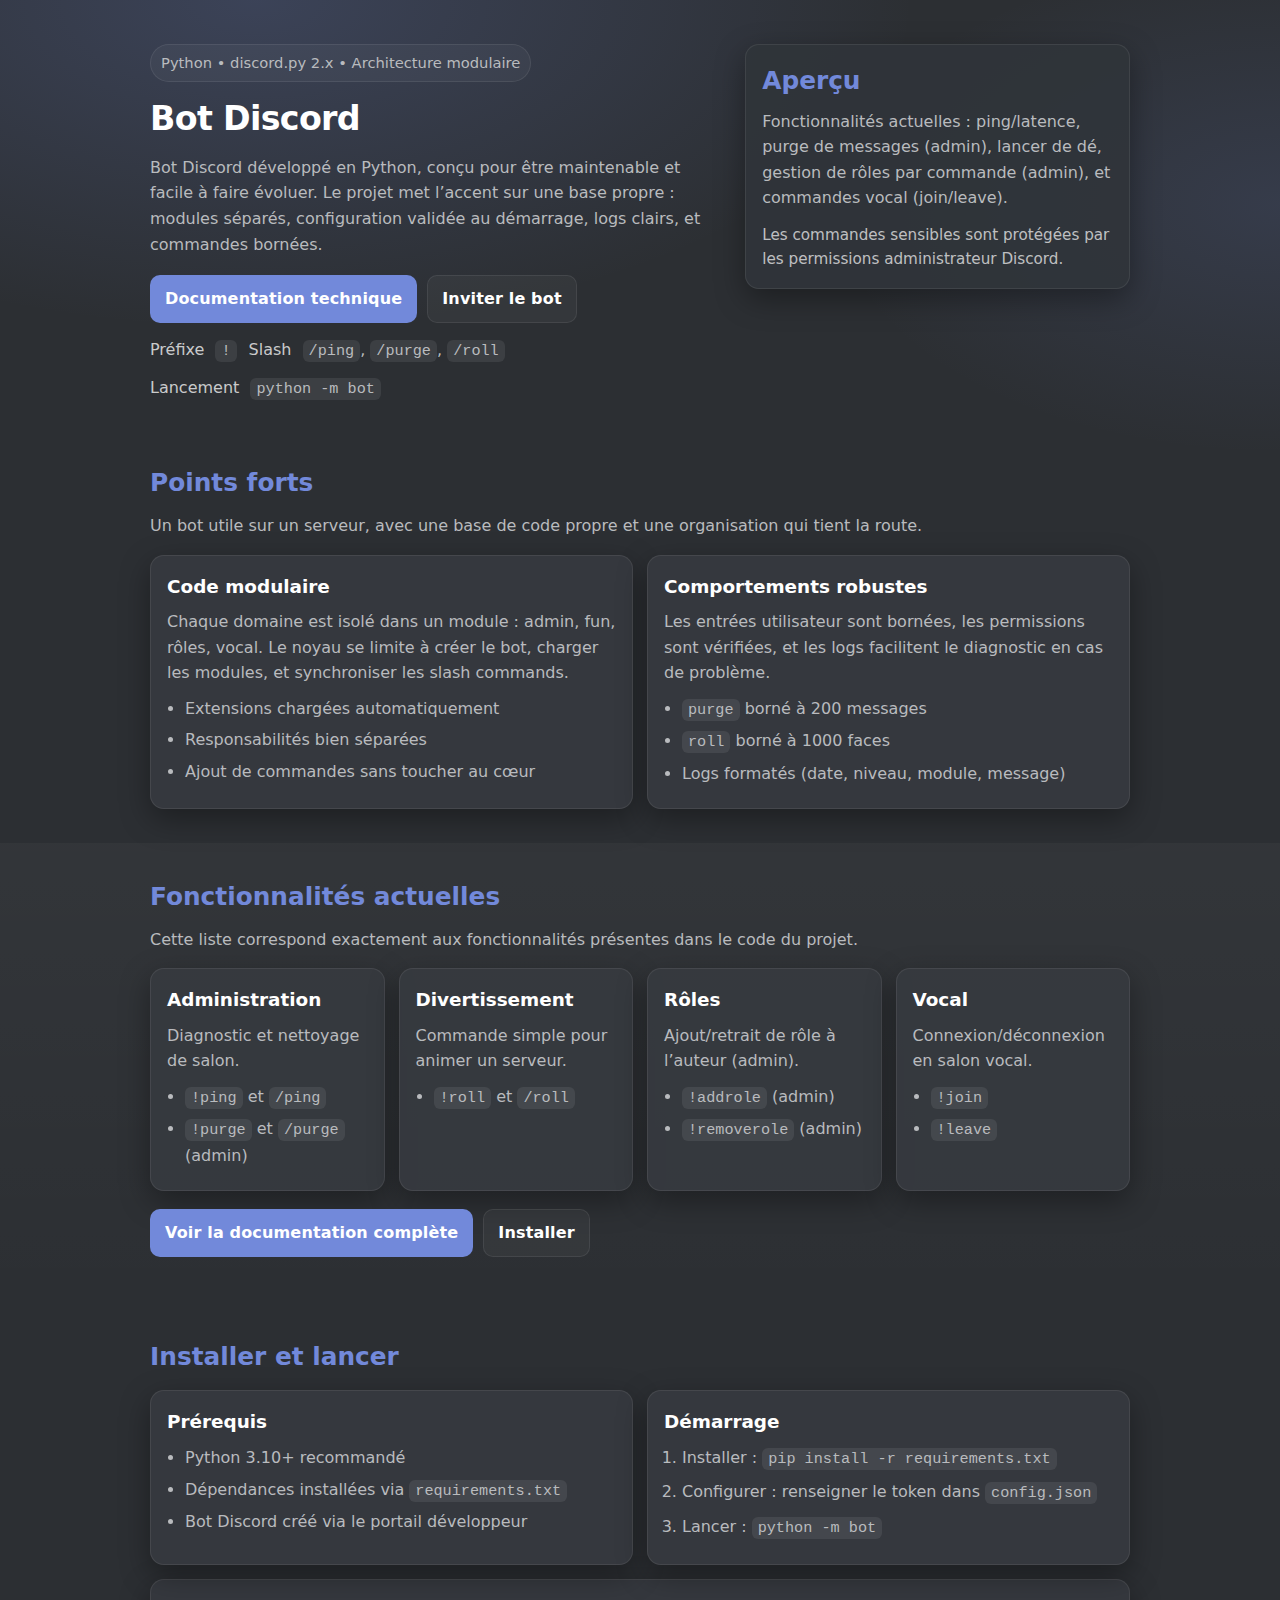
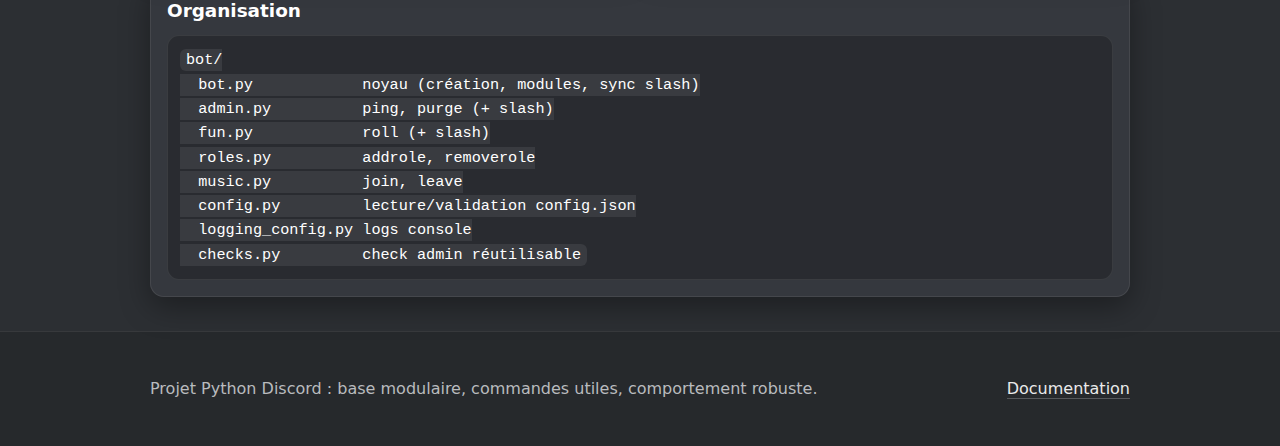
<file: docs/index.html>
<!-- index.html -->
<!DOCTYPE html>
<html lang="fr">
<head>
  <meta charset="UTF-8" />
  <meta name="viewport" content="width=device-width, initial-scale=1.0" />
  <title>Bot Discord – Projet Python</title>
  <meta name="description" content="Présentation du bot Discord : administration, rôles, vocal et utilitaires, avec une architecture modulaire." />
  <link rel="stylesheet" href="styles.css" />
</head>
 
<body>
  <a class="skip-link" href="#contenu">Aller au contenu</a>

  <header class="site-header">
    <div class="container header-grid">
      <div class="header-left">
        <p class="tag">Python • discord.py 2.x • Architecture modulaire</p>
        <h1>Bot Discord</h1>
        <p class="lead">
          Bot Discord développé en Python, conçu pour être maintenable et facile à faire évoluer.
          Le projet met l’accent sur une base propre : modules séparés, configuration validée au démarrage,
          logs clairs, et commandes bornées.
        </p>

        <div class="cta-row">
          <a class="button primary" href="documentation.html">Documentation technique</a>
          <a
            class="button ghost"
            href="https://discord.com/api/oauth2/authorize?client_id=1204831024891043900&permissions=8&scope=applications.commands%20bot"
            target="_blank"
            rel="noreferrer"
          >
            Inviter le bot
          </a>
        </div>

        <ul class="meta">
          <li><span class="meta-label">Préfixe</span> <code>!</code></li>
          <li><span class="meta-label">Slash</span> <code>/ping</code>, <code>/purge</code>, <code>/roll</code></li>
          <li><span class="meta-label">Lancement</span> <code>python -m bot</code></li>
        </ul>
      </div>

      <aside class="card hero-card" aria-label="Aperçu">
        <h2 class="card-title">Aperçu</h2>
        <p class="card-text">
          Fonctionnalités actuelles : ping/latence, purge de messages (admin), lancer de dé,
          gestion de rôles par commande (admin), et commandes vocal (join/leave).
        </p>


        <p class="small">
          Les commandes sensibles sont protégées par les permissions administrateur Discord.
        </p>
      </aside>
    </div>
  </header>

  <main id="contenu">
    <section class="section" id="points-forts">
      <div class="container">
        <h2>Points forts</h2>
        <p class="section-lead">
          Un bot utile sur un serveur, avec une base de code propre et une organisation qui tient la route.
        </p>

        <div class="grid grid-2">
          <article class="card">
            <h3 class="card-title">Code modulaire</h3>
            <p class="card-text">
              Chaque domaine est isolé dans un module : admin, fun, rôles, vocal.
              Le noyau se limite à créer le bot, charger les modules, et synchroniser les slash commands.
            </p>
            <ul class="list">
              <li>Extensions chargées automatiquement</li>
              <li>Responsabilités bien séparées</li>
              <li>Ajout de commandes sans toucher au cœur</li>
            </ul>
          </article>

          <article class="card">
            <h3 class="card-title">Comportements robustes</h3>
            <p class="card-text">
              Les entrées utilisateur sont bornées, les permissions sont vérifiées,
              et les logs facilitent le diagnostic en cas de problème.
            </p>
            <ul class="list">
              <li><code>purge</code> borné à 200 messages</li>
              <li><code>roll</code> borné à 1000 faces</li>
              <li>Logs formatés (date, niveau, module, message)</li>
            </ul>
          </article>
        </div>
      </div>
    </section>

    <section class="section alt" id="fonctionnalites">
      <div class="container">
        <h2>Fonctionnalités actuelles</h2>
        <p class="section-lead">
          Cette liste correspond exactement aux fonctionnalités présentes dans le code du projet.
        </p>

        <div class="grid">
          <article class="card">
            <h3 class="card-title">Administration</h3>
            <p class="card-text">Diagnostic et nettoyage de salon.</p>
            <ul class="list">
              <li><code>!ping</code> et <code>/ping</code></li>
              <li><code>!purge</code> et <code>/purge</code> (admin)</li>
            </ul>
          </article>

          <article class="card">
            <h3 class="card-title">Divertissement</h3>
            <p class="card-text">Commande simple pour animer un serveur.</p>
            <ul class="list">
              <li><code>!roll</code> et <code>/roll</code></li>
            </ul>
          </article>

          <article class="card">
            <h3 class="card-title">Rôles</h3>
            <p class="card-text">Ajout/retrait de rôle à l’auteur (admin).</p>
            <ul class="list">
              <li><code>!addrole</code> (admin)</li>
              <li><code>!removerole</code> (admin)</li>
            </ul>
          </article>

          <article class="card">
            <h3 class="card-title">Vocal</h3>
            <p class="card-text">Connexion/déconnexion en salon vocal.</p>
            <ul class="list">
              <li><code>!join</code></li>
              <li><code>!leave</code></li>
            </ul>
          </article>
        </div>

        <div class="cta-row">
          <a class="button primary" href="documentation.html">Voir la documentation complète</a>
          <a class="button ghost" href="#installation">Installer</a>
        </div>
      </div>
    </section>

    <section class="section" id="installation">
      <div class="container">
        <h2>Installer et lancer</h2>

        <div class="grid grid-2">
          <article class="card">
            <h3 class="card-title">Prérequis</h3>
            <ul class="list">
              <li>Python 3.10+ recommandé</li>
              <li>Dépendances installées via <code>requirements.txt</code></li>
              <li>Bot Discord créé via le portail développeur</li>
            </ul>
          </article>

          <article class="card">
            <h3 class="card-title">Démarrage</h3>
            <ol class="steps">
              <li>Installer : <code>pip install -r requirements.txt</code></li>
              <li>Configurer : renseigner le token dans <code>config.json</code></li>
              <li>Lancer : <code>python -m bot</code></li>
            </ol>
          </article>
        </div>

        <article class="card note">
          <h3 class="card-title">Organisation</h3>
          <pre class="code-block"><code>bot/
  bot.py            noyau (création, modules, sync slash)
  admin.py          ping, purge (+ slash)
  fun.py            roll (+ slash)
  roles.py          addrole, removerole
  music.py          join, leave
  config.py         lecture/validation config.json
  logging_config.py logs console
  checks.py         check admin réutilisable</code></pre>
        </article>
      </div>
    </section>
  </main>

  <footer class="site-footer">
    <div class="container footer-grid">
      <p>Projet Python Discord : base modulaire, commandes utiles, comportement robuste.</p>
      <p class="footer-muted"><a class="footer-link" href="documentation.html">Documentation</a></p>
    </div>
  </footer>
</body>
</html>
</file>
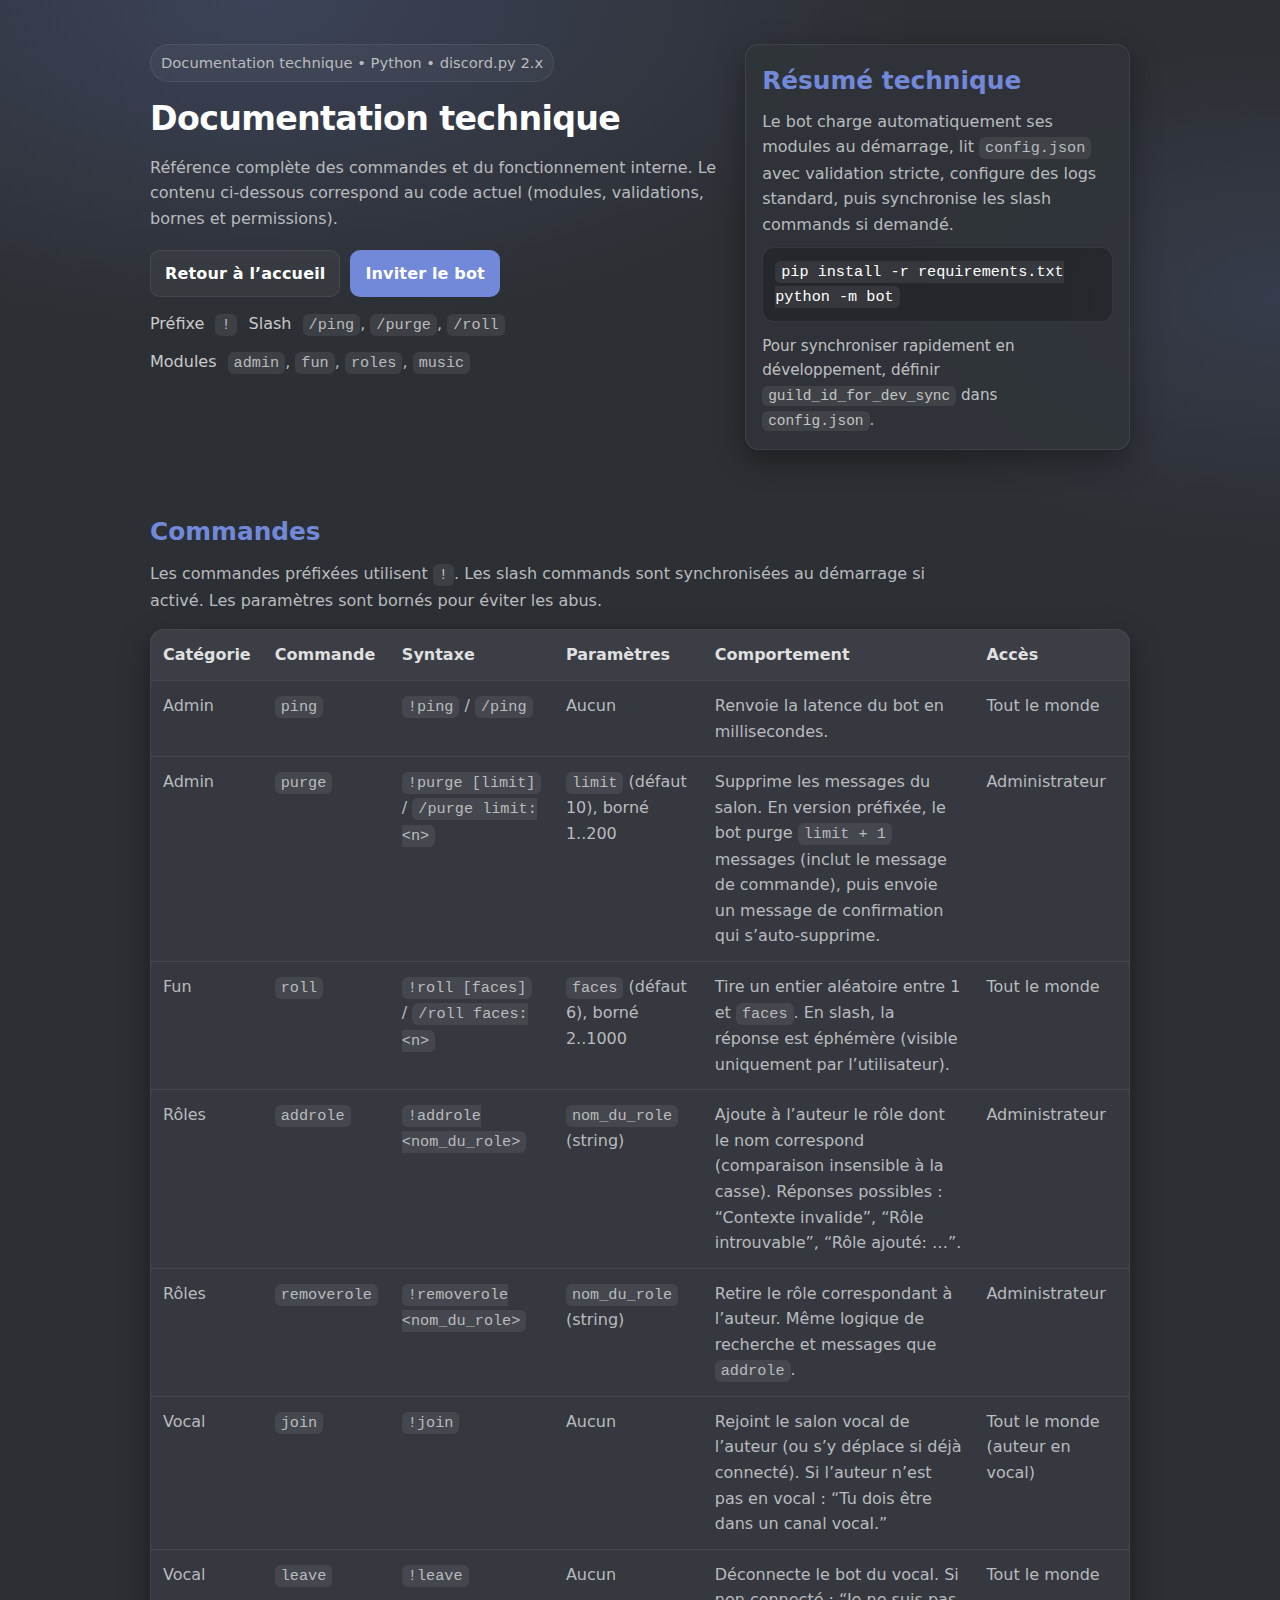
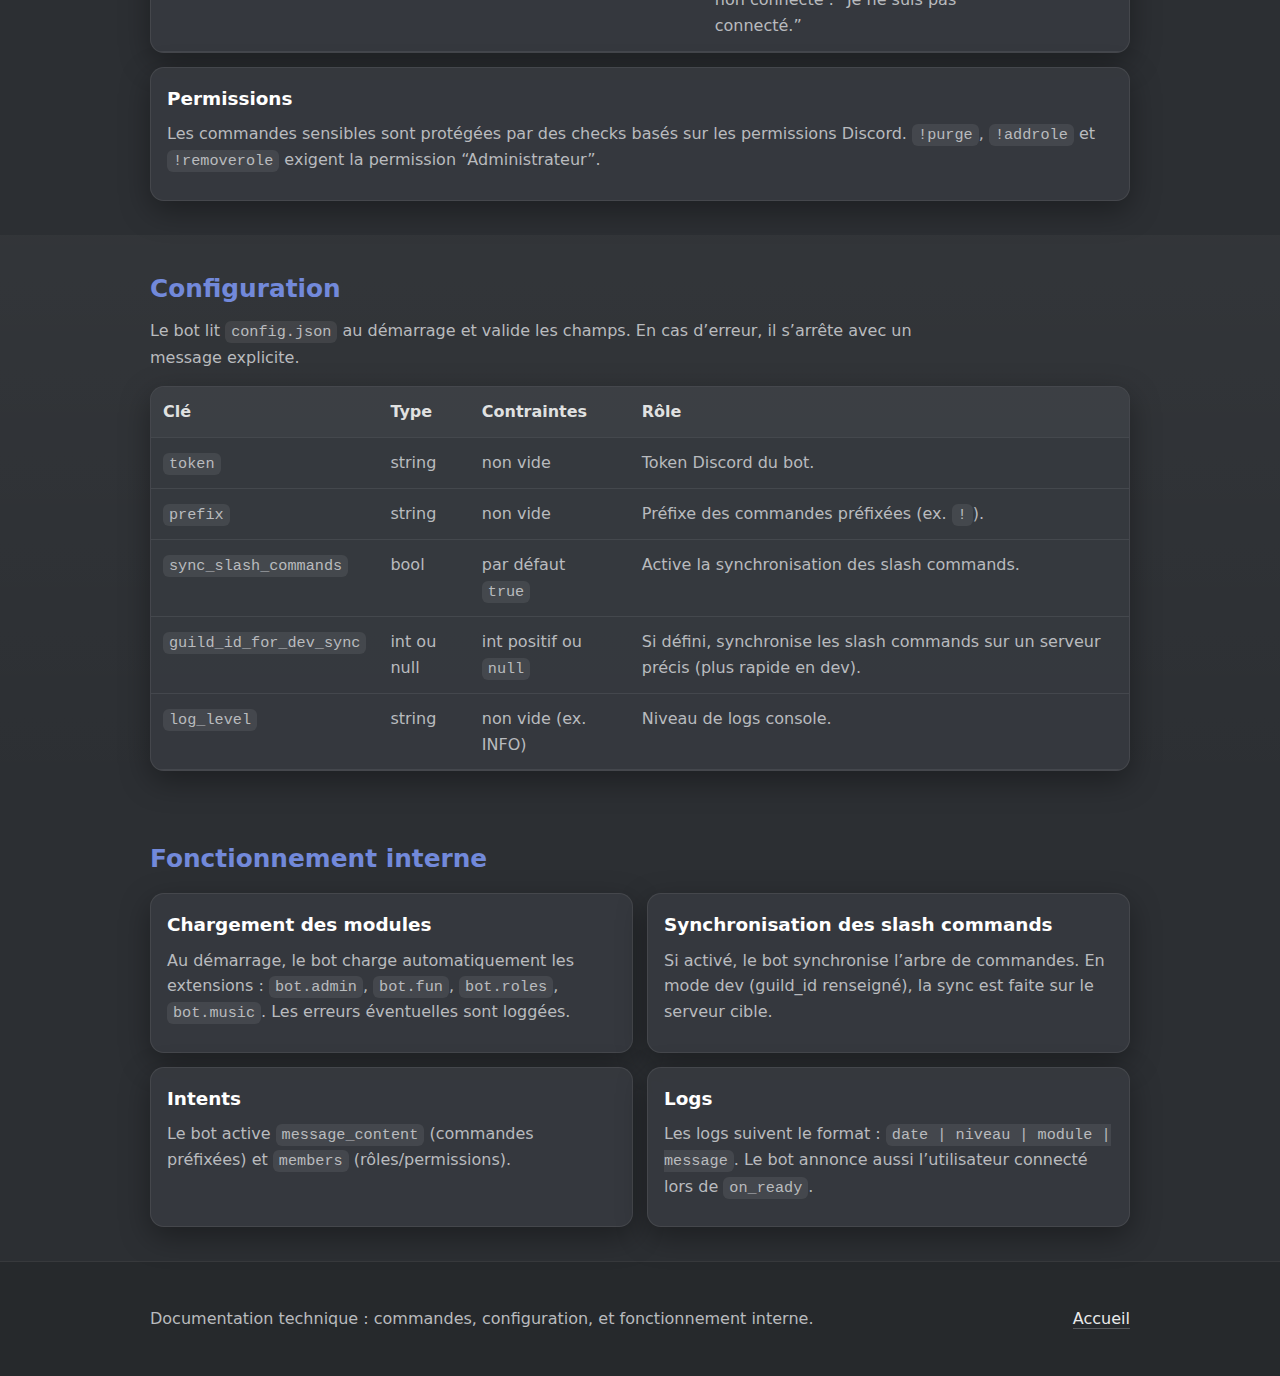
<file: docs/documentation.html>
<!-- documentation.html -->
<!DOCTYPE html>
<html lang="fr">
<head>
  <meta charset="UTF-8" />
  <meta name="viewport" content="width=device-width, initial-scale=1.0" />
  <title>Documentation technique – Bot Discord</title>
  <meta name="description" content="Documentation technique : commandes, permissions, configuration, et fonctionnement interne du bot Discord." />
  <link rel="stylesheet" href="styles.css" />
</head>
 
<body>
  <a class="skip-link" href="#contenu">Aller au contenu</a>

  <header class="site-header">
    <div class="container header-grid">
      <div class="header-left">
        <p class="tag">Documentation technique • Python • discord.py 2.x</p>
        <h1>Documentation technique</h1>
        <p class="lead">
          Référence complète des commandes et du fonctionnement interne.
          Le contenu ci-dessous correspond au code actuel (modules, validations, bornes et permissions).
        </p>

        <div class="cta-row">
          <a class="button ghost" href="index.html">Retour à l’accueil</a>
          <a
            class="button primary"
            href="https://discord.com/api/oauth2/authorize?client_id=1204831024891043900&permissions=8&scope=applications.commands%20bot"
            target="_blank"
            rel="noreferrer"
          >
            Inviter le bot
          </a>
        </div>

        <ul class="meta">
          <li><span class="meta-label">Préfixe</span> <code>!</code></li>
          <li><span class="meta-label">Slash</span> <code>/ping</code>, <code>/purge</code>, <code>/roll</code></li>
          <li><span class="meta-label">Modules</span> <code>admin</code>, <code>fun</code>, <code>roles</code>, <code>music</code></li>
        </ul>
      </div>

      <aside class="card hero-card" aria-label="Résumé technique">
        <h2 class="card-title">Résumé technique</h2>
        <p class="card-text">
          Le bot charge automatiquement ses modules au démarrage, lit <code>config.json</code> avec validation stricte,
          configure des logs standard, puis synchronise les slash commands si demandé.
        </p>
        <pre class="code-block"><code>pip install -r requirements.txt
python -m bot</code></pre>
        <p class="small">
          Pour synchroniser rapidement en développement, définir <code>guild_id_for_dev_sync</code> dans <code>config.json</code>.
        </p>
      </aside>
    </div>
  </header>

  <main id="contenu">
    <section class="section" id="commandes">
      <div class="container">
        <h2>Commandes</h2>
        <p class="section-lead">
          Les commandes préfixées utilisent <code>!</code>. Les slash commands sont synchronisées au démarrage si activé.
          Les paramètres sont bornés pour éviter les abus.
        </p>

        <div class="table-wrap" role="region" aria-label="Tableau des commandes" tabindex="0">
          <table class="commands">
            <thead>
              <tr>
                <th>Catégorie</th>
                <th>Commande</th>
                <th>Syntaxe</th>
                <th>Paramètres</th>
                <th>Comportement</th>
                <th>Accès</th>
              </tr>
            </thead>
            <tbody>
              <tr>
                <td>Admin</td>
                <td><code>ping</code></td>
                <td><code>!ping</code> / <code>/ping</code></td>
                <td>Aucun</td>
                <td>Renvoie la latence du bot en millisecondes.</td>
                <td>Tout le monde</td>
              </tr>

              <tr>
                <td>Admin</td>
                <td><code>purge</code></td>
                <td><code>!purge [limit]</code> / <code>/purge limit:&lt;n&gt;</code></td>
                <td><code>limit</code> (défaut 10), borné 1..200</td>
                <td>
                  Supprime les messages du salon.
                  En version préfixée, le bot purge <code>limit + 1</code> messages (inclut le message de commande),
                  puis envoie un message de confirmation qui s’auto-supprime.
                </td>
                <td>Administrateur</td>
              </tr>

              <tr>
                <td>Fun</td>
                <td><code>roll</code></td>
                <td><code>!roll [faces]</code> / <code>/roll faces:&lt;n&gt;</code></td>
                <td><code>faces</code> (défaut 6), borné 2..1000</td>
                <td>
                  Tire un entier aléatoire entre 1 et <code>faces</code>.
                  En slash, la réponse est éphémère (visible uniquement par l’utilisateur).
                </td>
                <td>Tout le monde</td>
              </tr>

              <tr>
                <td>Rôles</td>
                <td><code>addrole</code></td>
                <td><code>!addrole &lt;nom_du_role&gt;</code></td>
                <td><code>nom_du_role</code> (string)</td>
                <td>
                  Ajoute à l’auteur le rôle dont le nom correspond (comparaison insensible à la casse).
                  Réponses possibles : “Contexte invalide”, “Rôle introuvable”, “Rôle ajouté: …”.
                </td>
                <td>Administrateur</td>
              </tr>

              <tr>
                <td>Rôles</td>
                <td><code>removerole</code></td>
                <td><code>!removerole &lt;nom_du_role&gt;</code></td>
                <td><code>nom_du_role</code> (string)</td>
                <td>
                  Retire le rôle correspondant à l’auteur. Même logique de recherche et messages que <code>addrole</code>.
                </td>
                <td>Administrateur</td>
              </tr>

              <tr>
                <td>Vocal</td>
                <td><code>join</code></td>
                <td><code>!join</code></td>
                <td>Aucun</td>
                <td>
                  Rejoint le salon vocal de l’auteur (ou s’y déplace si déjà connecté).
                  Si l’auteur n’est pas en vocal : “Tu dois être dans un canal vocal.”
                </td>
                <td>Tout le monde (auteur en vocal)</td>
              </tr>

              <tr>
                <td>Vocal</td>
                <td><code>leave</code></td>
                <td><code>!leave</code></td>
                <td>Aucun</td>
                <td>
                  Déconnecte le bot du vocal. Si non connecté : “Je ne suis pas connecté.”
                </td>
                <td>Tout le monde</td>
              </tr>
            </tbody>
          </table>
        </div>

        <article class="card note">
          <h3 class="card-title">Permissions</h3>
          <p class="card-text">
            Les commandes sensibles sont protégées par des checks basés sur les permissions Discord.
            <code>!purge</code>, <code>!addrole</code> et <code>!removerole</code> exigent la permission “Administrateur”.
          </p>
        </article>
      </div>
    </section>

    <section class="section alt" id="configuration">
      <div class="container">
        <h2>Configuration</h2>
        <p class="section-lead">
          Le bot lit <code>config.json</code> au démarrage et valide les champs. En cas d’erreur, il s’arrête avec un message explicite.
        </p>

        <div class="table-wrap" role="region" aria-label="Tableau de configuration" tabindex="0">
          <table class="commands">
            <thead>
              <tr>
                <th>Clé</th>
                <th>Type</th>
                <th>Contraintes</th>
                <th>Rôle</th>
              </tr>
            </thead>
            <tbody>
              <tr>
                <td><code>token</code></td>
                <td>string</td>
                <td>non vide</td>
                <td>Token Discord du bot.</td>
              </tr>
              <tr>
                <td><code>prefix</code></td>
                <td>string</td>
                <td>non vide</td>
                <td>Préfixe des commandes préfixées (ex. <code>!</code>).</td>
              </tr>
              <tr>
                <td><code>sync_slash_commands</code></td>
                <td>bool</td>
                <td>par défaut <code>true</code></td>
                <td>Active la synchronisation des slash commands.</td>
              </tr>
              <tr>
                <td><code>guild_id_for_dev_sync</code></td>
                <td>int ou null</td>
                <td>int positif ou <code>null</code></td>
                <td>Si défini, synchronise les slash commands sur un serveur précis (plus rapide en dev).</td>
              </tr>
              <tr>
                <td><code>log_level</code></td>
                <td>string</td>
                <td>non vide (ex. INFO)</td>
                <td>Niveau de logs console.</td>
              </tr>
            </tbody>
          </table>
        </div>
      </div>
    </section>

    <section class="section" id="interne">
      <div class="container">
        <h2>Fonctionnement interne</h2>

        <div class="grid grid-2">
          <article class="card">
            <h3 class="card-title">Chargement des modules</h3>
            <p class="card-text">
              Au démarrage, le bot charge automatiquement les extensions :
              <code>bot.admin</code>, <code>bot.fun</code>, <code>bot.roles</code>, <code>bot.music</code>.
              Les erreurs éventuelles sont loggées.
            </p>
          </article>

          <article class="card">
            <h3 class="card-title">Synchronisation des slash commands</h3>
            <p class="card-text">
              Si activé, le bot synchronise l’arbre de commandes.
              En mode dev (guild_id renseigné), la sync est faite sur le serveur cible.
            </p>
          </article>

          <article class="card">
            <h3 class="card-title">Intents</h3>
            <p class="card-text">
              Le bot active <code>message_content</code> (commandes préfixées) et <code>members</code> (rôles/permissions).
            </p>
          </article>

          <article class="card">
            <h3 class="card-title">Logs</h3>
            <p class="card-text">
              Les logs suivent le format :
              <code>date | niveau | module | message</code>.
              Le bot annonce aussi l’utilisateur connecté lors de <code>on_ready</code>.
            </p>
          </article>
        </div>
      </div>
    </section>
  </main>

  <footer class="site-footer">
    <div class="container footer-grid">
      <p>Documentation technique : commandes, configuration, et fonctionnement interne.</p>
      <p class="footer-muted"><a class="footer-link" href="index.html">Accueil</a></p>
    </div>
  </footer>
</body>
</html>
</file>
<file: docs/styles.css>
/* styles.css */ 

:root {
  --bg: #2c2f33;
  --panel: #36393f;
  --panel-2: #30343a;
  --text: #ffffff;
  --muted: #b9bbbe;
  --accent: #7289da;
  --accent-2: #677bc4;
  --border: rgba(255, 255, 255, 0.08);
  --shadow: 0 10px 30px rgba(0, 0, 0, 0.35);
  --radius: 14px;
  --container: 980px;
}

*,
*::before,
*::after {
  box-sizing: border-box;
}

html {
  color-scheme: dark;
  scroll-behavior: smooth;
}

body {
  margin: 0;
  font-family: system-ui, -apple-system, Segoe UI, Roboto, Arial, sans-serif;
  line-height: 1.6;
  background:
    radial-gradient(1200px 600px at 20% 0%, rgba(114, 137, 218, 0.22), transparent 55%),
    radial-gradient(900px 500px at 100% 10%, rgba(114, 137, 218, 0.14), transparent 50%),
    var(--bg);
  color: var(--text);
}

.container {
  width: min(var(--container), calc(100% - 32px));
  margin: 0 auto;
}

code {
  background: rgba(255, 255, 255, 0.08);
  padding: 2px 6px;
  border-radius: 6px;
  font-family: ui-monospace, SFMono-Regular, Menlo, Monaco, Consolas, "Liberation Mono", "Courier New", monospace;
  font-size: 0.95em;
}

pre {
  margin: 0;
}

/* Accessibilité */
.skip-link {
  position: absolute;
  left: -999px;
  top: 8px;
  background: var(--panel);
  padding: 10px 12px;
  border-radius: 10px;
  border: 1px solid var(--border);
  color: var(--text);
}

.skip-link:focus {
  left: 12px;
  z-index: 10;
}

/* Header */
.site-header {
  padding: 44px 0 28px;
}

.header-grid {
  display: grid;
  gap: 18px;
  grid-template-columns: 1.2fr 0.8fr;
  align-items: start;
}

.tag {
  display: inline-block;
  margin: 0 0 10px;
  padding: 6px 10px;
  border: 1px solid var(--border);
  border-radius: 999px;
  background: rgba(255, 255, 255, 0.04);
  color: var(--muted);
  font-size: 0.92rem;
}

h1 {
  margin: 0 0 10px;
  font-size: clamp(1.8rem, 2.6vw, 2.6rem);
  letter-spacing: -0.02em;
}

.lead {
  margin: 0 0 16px;
  color: var(--muted);
  max-width: 60ch;
}

/* Buttons */
.cta-row {
  display: flex;
  gap: 10px;
  flex-wrap: wrap;
  margin: 18px 0 12px;
}

.button {
  display: inline-flex;
  align-items: center;
  justify-content: center;
  padding: 10px 14px;
  border-radius: 10px;
  border: 1px solid var(--border);
  text-decoration: none;
  color: var(--text);
  font-weight: 650;
  letter-spacing: 0.01em;
  transition: transform 0.12s ease, background-color 0.2s ease, border-color 0.2s ease;
}

.button:hover {
  transform: translateY(-1px);
}

.button.primary {
  background: var(--accent);
  border-color: transparent;
}

.button.primary:hover {
  background: var(--accent-2);
}

.button.ghost {
  background: rgba(255, 255, 255, 0.04);
}

.meta {
  display: flex;
  gap: 12px;
  flex-wrap: wrap;
  padding: 0;
  list-style: none;
  margin: 14px 0 0;
  color: var(--muted);
}

.meta-label {
  color: rgba(255, 255, 255, 0.75);
  margin-right: 6px;
}

/* Sections */
.section {
  padding: 34px 0;
}

.section.alt {
  background: linear-gradient(180deg, rgba(255, 255, 255, 0.03), transparent);
}

.section-lead {
  margin-top: 10px;
  color: var(--muted);
  max-width: 80ch;
}

h2 {
  margin: 0 0 10px;
  font-size: 1.55rem;
  color: var(--accent);
}

h3 {
  margin: 0 0 8px;
  font-size: 1.15rem;
  color: var(--text);
}

/* Cards / grids */
.grid {
  display: grid;
  gap: 14px;
  grid-template-columns: repeat(4, minmax(0, 1fr));
  margin-top: 14px;
}

.grid-2 {
  grid-template-columns: repeat(2, minmax(0, 1fr));
}

.card {
  background: rgba(54, 57, 63, 0.92);
  border: 1px solid var(--border);
  border-radius: var(--radius);
  box-shadow: var(--shadow);
  padding: 16px;
}

.hero-card {
  background: rgba(48, 52, 58, 0.9);
}

.card-title {
  margin: 0 0 8px;
}

.card-text {
  margin: 0 0 10px;
  color: var(--muted);
}

.list {
  padding-left: 18px;
  margin: 0;
  color: var(--muted);
}

.list li {
  margin: 6px 0;
}

.small {
  margin: 12px 0 0;
  color: rgba(255, 255, 255, 0.7);
  font-size: 0.95rem;
}

/* Stats */
.stats {
  display: grid;
  grid-template-columns: repeat(3, minmax(0, 1fr));
  gap: 10px;
  margin: 14px 0 0;
}

.stat {
  border: 1px solid var(--border);
  border-radius: 12px;
  padding: 10px;
  background: rgba(255, 255, 255, 0.03);
}

.stat-value {
  font-size: 1.4rem;
  font-weight: 800;
  letter-spacing: -0.02em;
}

.stat-label {
  color: var(--muted);
  font-size: 0.95rem;
}

/* Table */
.table-wrap {
  margin-top: 14px;
  border-radius: var(--radius);
  border: 1px solid var(--border);
  overflow: auto;
  background: rgba(54, 57, 63, 0.92);
  box-shadow: var(--shadow);
}

.commands {
  width: 100%;
  border-collapse: collapse;
  min-width: 720px;
}

.commands th,
.commands td {
  text-align: left;
  padding: 12px 12px;
  border-bottom: 1px solid var(--border);
  vertical-align: top;
}

.commands th {
  color: rgba(255, 255, 255, 0.85);
  font-weight: 750;
  background: rgba(255, 255, 255, 0.03);
}

.commands td {
  color: var(--muted);
}

/* Steps */
.steps {
  margin: 0;
  padding-left: 18px;
  color: var(--muted);
}

.steps li {
  margin: 8px 0;
}

/* Code block */
.code-block {
  margin-top: 10px;
  padding: 12px;
  border-radius: 12px;
  border: 1px solid var(--border);
  background: rgba(0, 0, 0, 0.22);
  overflow: auto;
}

.note {
  margin-top: 14px;
}

/* Footer */
.site-footer {
  padding: 28px 0;
  border-top: 1px solid var(--border);
  background: rgba(0, 0, 0, 0.12);
}

.footer-grid {
  display: flex;
  justify-content: space-between;
  gap: 14px;
  flex-wrap: wrap;
  color: var(--muted);
}

.footer-muted {
  opacity: 0.9;
}

.footer-link {
  color: var(--text);
  text-decoration: none;
  border-bottom: 1px solid rgba(255, 255, 255, 0.25);
}

.footer-link:hover {
  color: var(--accent);
  border-bottom-color: rgba(114, 137, 218, 0.8);
}

/* Responsive */
@media (max-width: 920px) {
  .header-grid {
    grid-template-columns: 1fr;
  }

  .grid {
    grid-template-columns: repeat(2, minmax(0, 1fr));
  }
}

@media (max-width: 520px) {
  .grid {
    grid-template-columns: 1fr;
  }

  .commands {
    min-width: 520px;
  }
}
</file>
